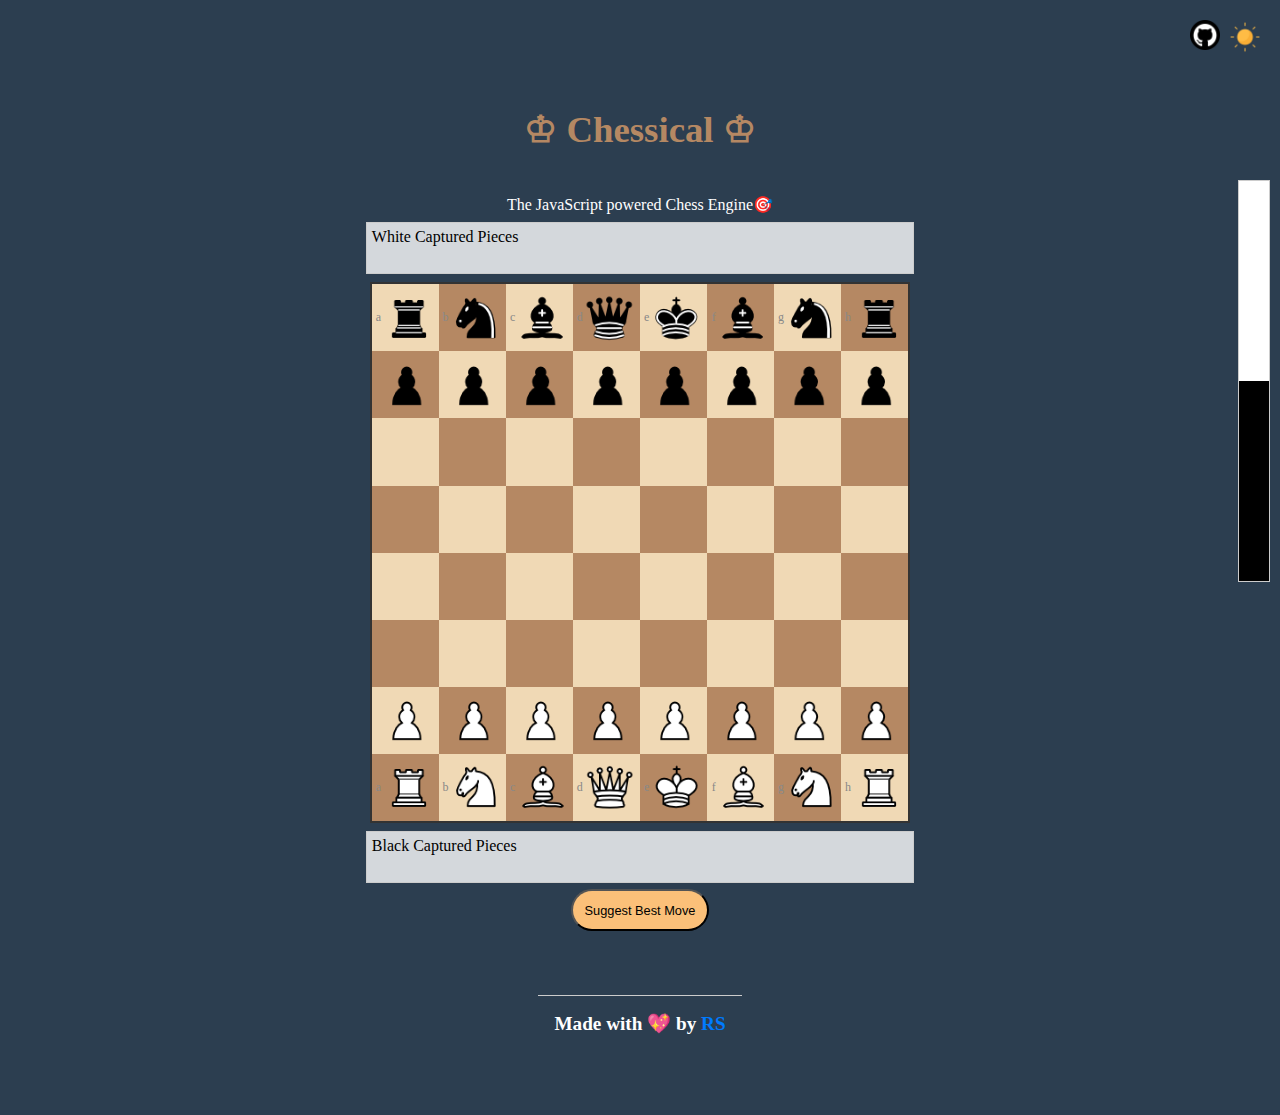
<file: index.html>
<!DOCTYPE html>
<html lang="en">
<head>
    <meta charset="UTF-8">
    <meta name="viewport" content="width=device-width, initial-scale=1.0">
    <title>Chessical</title>
    <link rel="icon" href="favicon.ico">
    <link rel="stylesheet" href="styles.css">
</head>
<body>
    <div class="main-container">
        <div id="text">
            <h1>♔ Chessical ♔</h1>
            <p>The JavaScript powered Chess Engine🎯</p>
        </div>

        <div class="game-container">
            <div id="captured-white" class="captured-pieces">White Captured Pieces</div>
            <div id="board"></div>
            <div id="captured-black" class="captured-pieces">Black Captured Pieces</div>
        </div>

        <button id="suggest-best-move">Suggest Best Move</button>
        <div class="top-right-corner">
            <a href="https://github.com/RiteshS1/Chessical" target="_blank">
                <img src="pieces/github.png" alt="GitHub" id="github-icon">
            </a>
            <img src="pieces/day-mode.png" alt="Toggle Dark Mode" id="mode-toggle" class="mode-toggle">
        </div>
    </div>

    <div id="evaluation-bar">
        <div id="evaluation-score"></div>
    </div>

    <footer>
        <div><h2>Made with 💖 by <a class="name" href="https://www.linkedin.com/in/ritesh-sharma-8477a424a/">RS</a></h2></div>
    </footer>

    <script src="scripts/board.js"></script>
    <script src="scripts/evaluation.js"></script>
    <script src="scripts/bestmove.js"></script>
</body>
</html>
</file>
<file: styles.css>
* {
  padding: 0;
  margin: 0;
}

body {
  background-color: #2c3e50;
  min-height: 100vh;
  display: flex;
  flex-direction: column;
  align-items: center;
  overflow-x: hidden;
  padding: 4em;
  text-align: center;
}

.main-container {
  display: flex;
  flex-direction: column;
  align-items: center;
}

h1 {
  text-align: center;
  margin: 1.2em;
  color: #b58863;
  font-size: 2.3em;
}

p {
  color: #fff;
  margin-bottom: 0.5em;
}

.game-container {
  position: relative;
  display: flex;
  flex-direction: column;
  align-items: center;
  gap: 0.5em;
  margin: 0 2em;
  width: 90%;
}

#captured-white {
  margin-bottom: 0;
}

#board {
  display: grid;
  grid-template-columns: repeat(8, 1fr);
  width: 100%;
  aspect-ratio: 1;
  border: 2px solid #333;
}

.square {
  position: relative;
  display: flex;
  justify-content: center;
  align-items: center;
 aspect-ratio: 1;
  background-color: transparent;
}

.square-label {
  font-size: 12px;
  color: #888;
}

.white {
  background-color: #f0d9b5;
}

.black {
  background-color: #b58863;
}

/* Chess Pieces */
.piece {
  width: 80%;
  height: 80%;
  cursor: grab;
  background-size: contain;
  background-repeat: no-repeat;
  background-position: center;
}

.piece.dragging {
  opacity: 0.5;
  cursor: grabbing;
}

/* Droppable styling */
.square:hover {
  background-color: #c8e6c9;
}

.captured-pieces {
  width: 100%;
  display: flex;
  flex-wrap: wrap;
  min-height: 40px;
  padding: 5px;
  border: 1px solid #ccc;
  margin: 0;
  background-color: rgba(255, 255, 255, 0.8);
 
}

.captured-pieces .piece {
  width: 40px;
  height: 40px;
  cursor: default;
  background-size: contain;
  background-repeat: no-repeat;
  background-position: center;
}

#suggest-best-move {
  background-color: rgb(251, 192, 121);
  padding: 0.9em;
  border-radius: 25px;
  font-size: 0.8em;
  margin-top: 0.5em;
  cursor: pointer;
}

#evaluation-bar {
  width: 30px;
  height: 400px;
  border: 1px solid #ccc;
  position: fixed;
  right: 10px;
  top: 20%;
  background-color: white;
  z-index: 100;
}

#evaluation-score {
  width: 100%;
  height: 50%;
  background-color: #000;
  position: absolute;
  bottom: 0;
  transition: height 0.3s ease;
}

.highlighted-square {
  background-color: rgba(147, 245, 82, 0.944) !important;
  animation: highlightPulse 4s ease-in-out;
}

@keyframes highlightPulse {
  0% { background-color: rgba(172, 241, 76, 0.887); }
  80% { background-color: rgba(139, 238, 63, 0.914); }
  100% { background-color: inherit; }
}

.move-notation {
  position: absolute;
  bottom: 5px;
  right: 5px;
  font-size: 12px;
  color: #000;
  background: rgba(255, 255, 255, 0.8);
  padding: 2px 4px;
  border-radius: 3px;
}

.promotion-modal {
  position: fixed;
  top: 50%;
  left: 50%;
  transform: translate(-50%, -50%);
  background:  #4f4e4ecf;
  padding: 20px;
  border: 2px solid #333;
  border-radius: 8px;
  display: flex;
  gap: 10px;
  z-index: 1000;
  box-shadow: 0 0 10px rgba(0,0,0,0.5);
}

.promotion-option {
  width: 60px;
  height: 60px;
  cursor: pointer;
  transition: transform 0.2s;
}

.promotion-option:hover {
  transform: scale(1.1);
}

/* Responsive design adjustments */
@media (max-width: 768px) {
  .game-container {
    margin: 4em;
  }

  #board, .captured-pieces {
    width: 100%;
    height: auto;
  }

  #evaluation-bar {
    width: 15px;
    height: 250px;
    right: 0;
    position: fixed;
  }

  h1 {
    font-size: 1.8em;
    margin: 1em 0;
  }

  #suggest-best-move {
    padding: 0.7em;
    font-size: 0.75em;
  }

  .promotion-option {
    width: 50px;
    height: 50px;
  }
}

/* Adjustments for screens less than 450px wide */
@media (max-width: 450px) {
  .game-container {
    margin: 0 2em;
    padding: 1.5em;
  }

  #board, .captured-pieces {
    width: 100%;
    height: auto;
  }

  #evaluation-bar {
    width: 6px;
    height: 150px;
    right: 0;
  }

  h1 {
    font-size: 1.3em;
    margin: 0.5em 0;
  }

  #suggest-best-move {
    padding: 0.5em;
    font-size: 0.6em;
  }

  .promotion-option {
    width: 40px;
    height: 40px;
  }
}

/* Add touch support */
@media (hover: none) {
    .square {
        touch-action: none;
    }

    .piece {
        -webkit-tap-highlight-color: transparent;
        touch-action: none;
    }

    .selected-square {
        background-color: #CCCC !important;
    }
}

body.dark-mode {
  background-color: #1a1a1a;
  color: #f0f0f0;
}

.dark-mode .main-container {
  background-color: #000000; /* Adjust as needed */
}

.dark-mode h1, .dark-mode p {
  color: #b58863; /* Adjust as needed */
}

.dark-mode .captured-pieces {
  background-color: rgba(50, 50, 50, 0.8);
  border: 1px solid #444;
}

#github-icon {
  width: 30px; /* Adjust size as needed */
  height: 30px; /* Adjust size as needed */
  margin-left: 10px; /* Space between button and icon */
}

.top-right-corner {
    position: fixed;
    top: 20px; /* Adjust as needed */
    right: 20px; /* Adjust as needed */
    display: flex;
    align-items: center;
    gap: 10px; /* Space between icons */
}

.mode-toggle {
    width: 30px; /* Adjust size as needed */
    height: 30px; /* Adjust size as needed */
    cursor: pointer
}

footer {
    margin-top: 4em; /* Space above the footer */
    padding: 1em;

    text-align: center;
    border-top: 1px solid #ccc; /* Optional border */
}

footer h2 {
    font-size: 1.2em;
    color: #ffffff; /* Text color */
}

footer .name {
    color: #007bff; /* Link color */
    text-decoration: none; /* Remove underline */
}

footer .name:hover {
    text-decoration: underline; /* Underline on hover */
}
</file>
